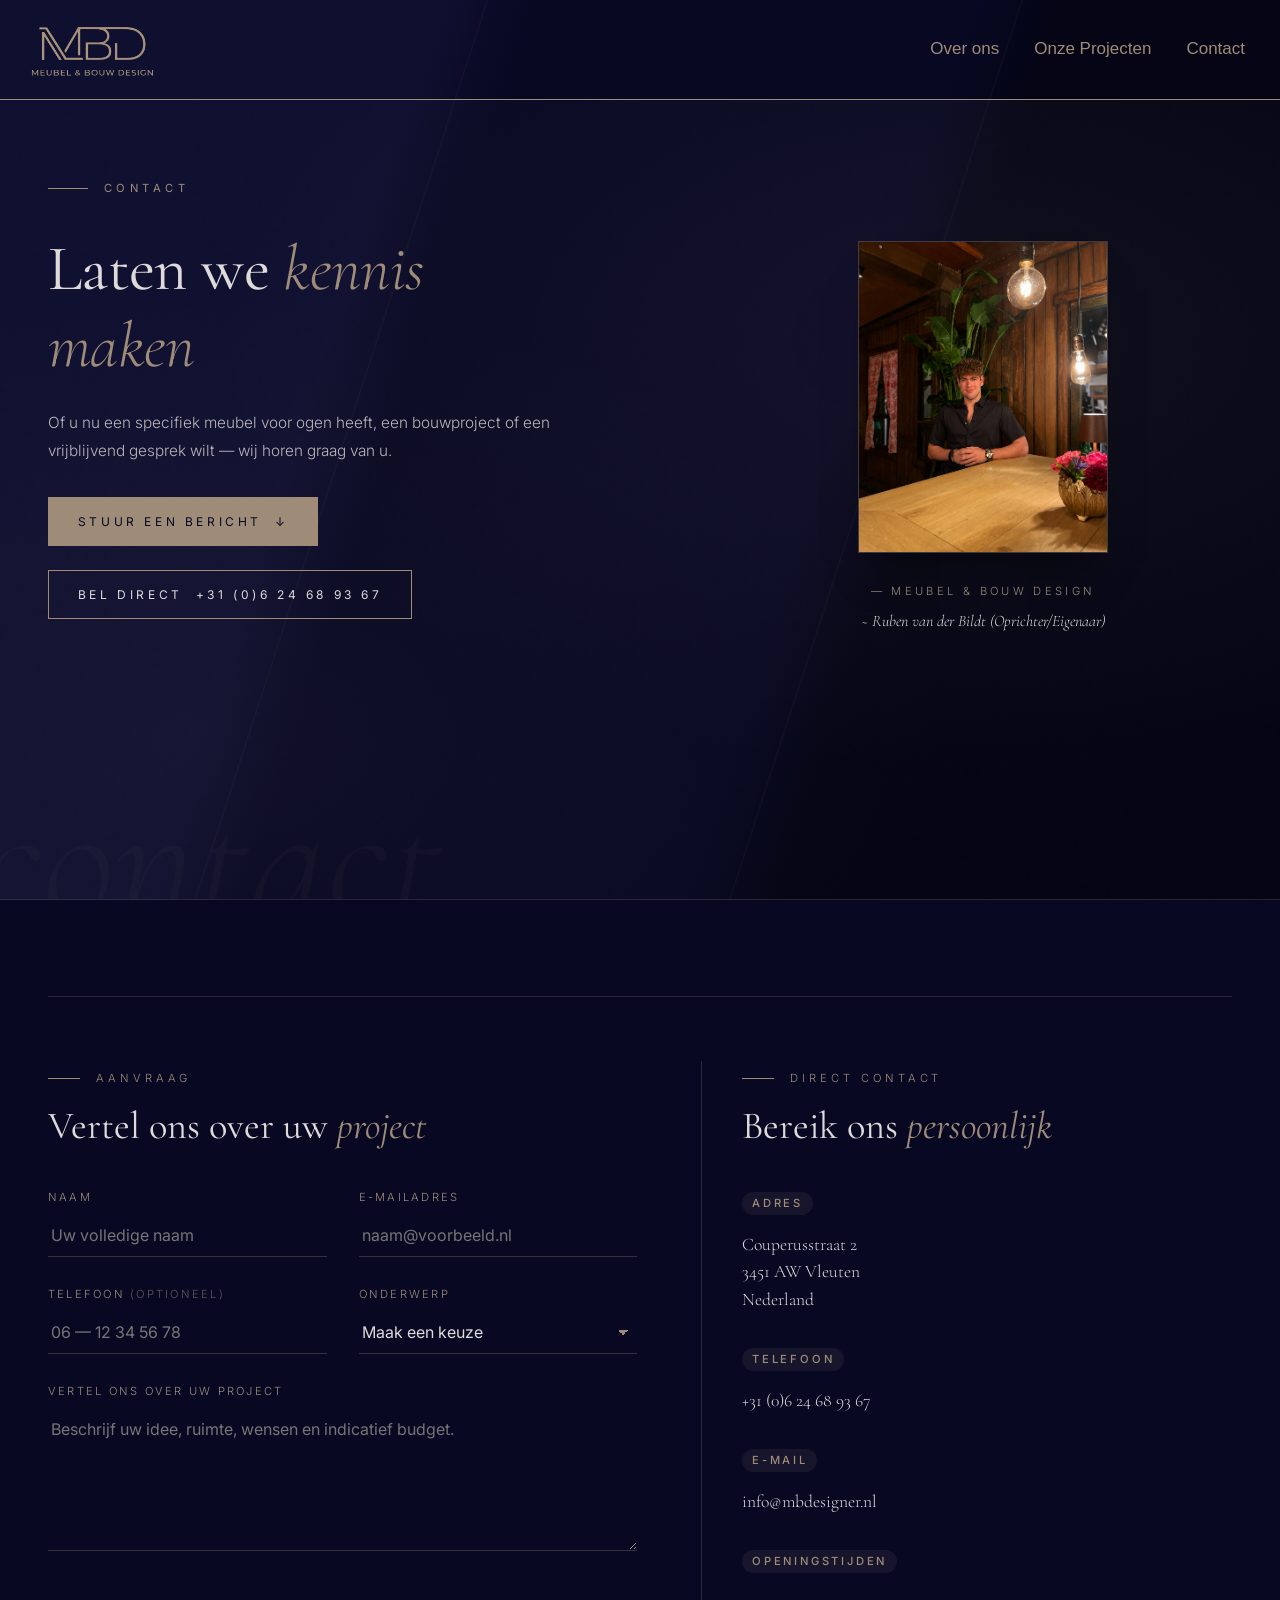
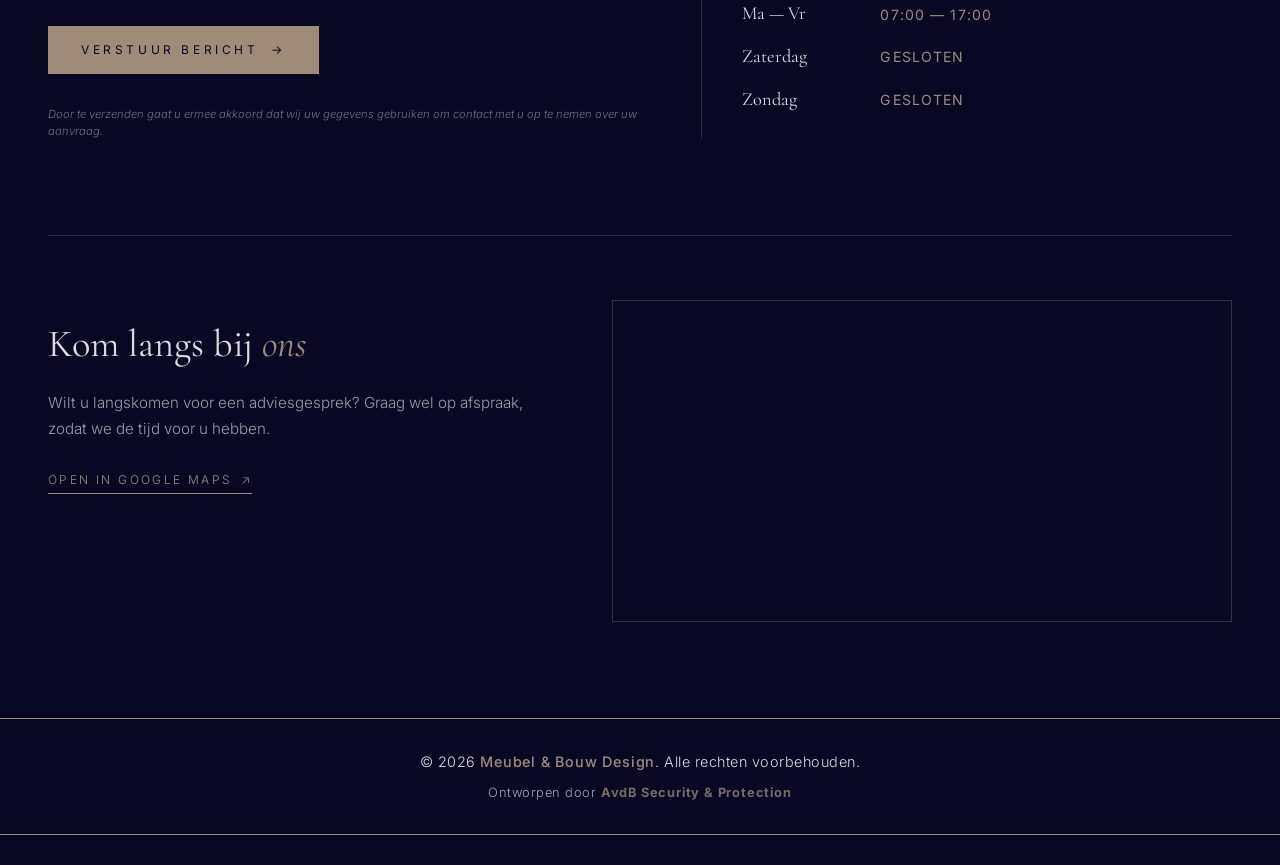
<file: Extra-html/contact.html>
<!DOCTYPE html>
<html lang="nl">
<head>
    <meta charset="UTF-8">
    <meta name="viewport" content="width=device-width, initial-scale=1.0">
    <meta name="theme-color" content="#080823">
    <meta name="referrer" content="strict-origin-when-cross-origin">

    <!-- ===== SEO: TITEL & BESCHRIJVING ===== -->
    <title>Contact — Meubel & Bouw Design | Bouwbedrijf & meubelmaker Vleuten</title>
    <meta name="description"
          content="Neem contact op met Meubel & Bouw Design voor maatwerk meubels, bouwprojecten en renovaties. Couperusstraat 2, Vleuten — regio Utrecht.">
    <meta name="keywords" content="contact Meubel & Bouw Design, offerte bouwbedrijf Utrecht, offerte meubelmaker Vleuten, mbdesigner contact">
    <meta name="author" content="Meubel & Bouw Design">
    <meta name="robots" content="index, follow, max-image-preview:large">
    <link rel="canonical" href="https://www.mbdesigner.nl/Extra-html/contact.html">

    <!-- ===== OPEN GRAPH ===== -->
    <meta property="og:type" content="website">
    <meta property="og:title" content="Contact — Meubel & Bouw Design">
    <meta property="og:description" content="Neem contact op met Meubel & Bouw Design voor maatwerk meubels, bouwprojecten en renovaties in regio Utrecht.">
    <meta property="og:image" content="https://www.mbdesigner.nl/Images/me.png">
    <meta property="og:image:alt" content="Ruben van der Bildt, oprichter van Meubel & Bouw Design">
    <meta property="og:url" content="https://www.mbdesigner.nl/Extra-html/contact.html">
    <meta property="og:locale" content="nl_NL">
    <meta property="og:site_name" content="Meubel & Bouw Design">

    <!-- ===== TWITTER CARD ===== -->
    <meta name="twitter:card" content="summary_large_image">
    <meta name="twitter:title" content="Contact — Meubel & Bouw Design">
    <meta name="twitter:description" content="Neem contact op met Meubel & Bouw Design voor maatwerk meubels, bouwprojecten en renovaties in regio Utrecht.">
    <meta name="twitter:image" content="https://www.mbdesigner.nl/Images/me.png">

    <!-- ===== PRESTATIES: preconnects ===== -->
    <link rel="preconnect" href="https://fonts.googleapis.com">
    <link rel="preconnect" href="https://fonts.gstatic.com" crossorigin>

    <!-- GEDEELD: kleuren, reset, navbar, hamburger-menu, page-loader, footer -->
    <link rel="stylesheet" href="../Extra-css/main.css">
    <!-- EIGEN CSS voor deze pagina -->
    <link href="../Extra-css/contact.css" rel="stylesheet">

    <link href="https://fonts.googleapis.com/css2?family=Cormorant+Garamond:ital,wght@0,300..700;1,300..700&family=Inter:wght@300;400;500;600&display=swap"
          rel="stylesheet">

    <script src="../Javascript/contact.js" defer></script>
    <script src="../Javascript/main.js" defer></script>

    <link rel="icon" type="image/x-icon" href="../Images/favicon/favicon.ico">
    <link rel="icon" type="image/png" sizes="32x32" href="../Images/favicon/favicon-32.png">
    <link rel="icon" type="image/png" sizes="16x16" href="../Images/favicon/favicon-16.png">
    <link rel="apple-touch-icon" sizes="180x180" href="../Images/favicon/apple-touch-icon.png">

    <!-- ===== STRUCTURED DATA: BREADCRUMB + CONTACTPAGE ===== -->
    <script type="application/ld+json">
    {
      "@context": "https://schema.org",
      "@type": "BreadcrumbList",
      "itemListElement": [
        { "@type": "ListItem", "position": 1, "name": "Home", "item": "https://www.mbdesigner.nl/" },
        { "@type": "ListItem", "position": 2, "name": "Contact", "item": "https://www.mbdesigner.nl/Extra-html/contact.html" }
      ]
    }
    </script>
    <script type="application/ld+json">
    {
      "@context": "https://schema.org",
      "@type": "ContactPage",
      "url": "https://www.mbdesigner.nl/Extra-html/contact.html",
      "name": "Contact — Meubel & Bouw Design",
      "isPartOf": { "@id": "https://www.mbdesigner.nl/#business" },
      "about": { "@id": "https://www.mbdesigner.nl/#business" }
    }
    </script>
</head>
<body>

<!--PAGE LOADER-->
<div class="page-loader" id="pageLoader">
    <img src="../Images/mbd_logo_transparent.png" alt="MBD" class="loader-logo">
</div>

<a class="skip-link" href="#main">Sla navigatie over</a>

<!-- ============================================ -->
<!-- NAVIGATION                                   -->
<!-- ============================================ -->
<header class="navbar" role="banner">
    <div class="left-navbar">
        <a href="../index.html" class="homepage-click" aria-label="Naar de homepagina">
            <img class="Logo" src="../Images/mbd_logo_transparent.png" alt="Meubel & Bouw Design logo">
        </a>
    </div>

    <button class="hamburger" aria-label="Menu openen" aria-expanded="false" aria-controls="primary-nav">
        <span></span>
        <span></span>
        <span></span>
    </button>

    <nav class="right-navbar" id="primary-nav" aria-label="Hoofdnavigatie">
        <a href="../Extra-html/about-us.html" class="over_ons">Over ons</a>
        <a href="../Extra-html/our-projects.html" class="onze_projecten">Onze Projecten</a>
        <a href="../Extra-html/contact.html" class="contact" aria-current="page">Contact</a>
    </nav>
</header>

<main id="main">

    <!-- ============================================ -->
    <!-- HERO                                         -->
    <!-- ============================================ -->
    <section class="contact-hero" aria-labelledby="hero-title">
        <div class="hero-grain" aria-hidden="true"></div>
        <div class="hero-watermark" aria-hidden="true">contact</div>

        <div class="hero-inner">
            <div class="hero-meta">
                <span class="hero-line" aria-hidden="true"></span>
                <span class="hero-eyebrow">Contact</span>
            </div>

            <div class="hero-grid">
                <div class="hero-text">
                    <h1 id="hero-title" class="hero-title">
                        Laten we
                        <span class="hero-em">kennis<br>maken</span>
                    </h1>

                    <p class="hero-intro">
                        Of u nu een specifiek meubel voor ogen heeft, een bouwproject
                        of een vrijblijvend gesprek wilt &mdash; wij horen graag van u.
                    </p>

                    <div class="hero-cta-row">
                        <a class="btn btn-solid" href="#aanvraag">
                            <span>Stuur een bericht</span>
                            <span class="btn-arrow" aria-hidden="true">↓</span>
                        </a>
                        <a class="btn btn-ghost" href="tel:+310624689367">
                            <span class="btn-ghost-label">Bel direct</span>
                            <span class="btn-ghost-number">+31 (0)6 24 68 93 67</span>
                        </a>
                    </div>
                </div>

                <aside class="hero-visual" aria-label="Sfeerbeeld werkplaats">
                    <figure class="hero-frame">
                        <img src="../Images/me.png"
                             alt="Ruben van der Bildt, oprichter van Meubel & Bouw Design"
                             fetchpriority="high" decoding="async">
                    </figure>

                    <figcaption class="hero-note">
                        <span class="hero-note-label">— Meubel &amp; Bouw Design</span>
                        <p>~ Ruben van der Bildt (Oprichter/Eigenaar)</p>
                    </figcaption>
                </aside>
            </div>
        </div>
    </section>

    <!-- ============================================ -->
    <!-- FORM + INFO                                  -->
    <!-- ============================================ -->
    <section class="contact-panel" id="contact-panel" aria-labelledby="contact-title">
        <div class="contact-grid">

            <div class="contact-form-wrap">
                <header class="panel-heading" id="aanvraag">
                    <span class="overline">Aanvraag</span>
                    <h2 id="contact-title" class="panel-title">
                        Vertel ons over uw <span class="em">project</span>
                    </h2>
                </header>

                <form action="https://api.web3forms.com/submit" method="POST" class="contact-form" id="contactForm">
                    <input type="hidden" name="access_key" value="508298f5-fe8f-4ac1-bf9e-90101a818f2f">

                    <input type="hidden" name="from_name" value="Meubel & Bouw Design - Contactformulier">
                    <input type="hidden" name="subject" value="Nieuw bericht via Meubel & Bouw Design">
                    <input type="hidden" name="redirect" value="https://web3forms.com/success">
                    <input type="checkbox" name="botcheck" class="botcheck" tabindex="-1" autocomplete="off">

                    <div class="form-row">
                        <div class="form-group">
                            <label for="naam">Naam</label>
                            <input type="text" id="naam" name="naam" required placeholder="Uw volledige naam"
                                   autocomplete="name">
                        </div>
                        <div class="form-group">
                            <label for="email">E-mailadres</label>
                            <input type="email" id="email" name="email" required placeholder="naam@voorbeeld.nl"
                                   autocomplete="email">
                        </div>
                    </div>

                    <div class="form-row">
                        <div class="form-group">
                            <label for="telefoon">Telefoon <span class="optional">(optioneel)</span></label>
                            <input type="tel" id="telefoon" name="telefoon" placeholder="06 — 12 34 56 78"
                                   autocomplete="tel">
                        </div>
                        <div class="form-group">
                            <label for="onderwerp">Onderwerp</label>
                            <select id="onderwerp" name="onderwerp" required>
                                <option value="" disabled selected>Maak een keuze</option>
                                <option value="Maatwerk meubels">Maatwerk meubels</option>
                                <option value="Bouwproject / Renovatie">Bouwproject / Renovatie</option>
                                <option value="Verduurzaming">Verduurzaming</option>
                                <option value="Algemene vraag">Algemene vraag</option>
                                <option value="Anders">Anders</option>
                            </select>
                        </div>
                    </div>

                    <div class="form-group">
                        <label for="bericht">Vertel ons over uw project</label>
                        <textarea id="bericht" name="bericht" rows="6" required
                                  placeholder="Beschrijf uw idee, ruimte, wensen en indicatief budget."></textarea>
                    </div>

                    <div class="form-status" id="formStatus" role="status" aria-live="polite"></div>

                    <div class="captcha-wrap">
                        <div class="h-captcha" data-captcha="true" data-theme="dark"></div>
                    </div>

                    <p class="captcha-error" id="captchaError" hidden>
                        Bevestig eerst dat u ee mens bent.
                    </p>

                    <button type="submit" class="form-submit">
                        <span class="submit-text">Verstuur bericht</span>
                        <span class="submit-arrow" aria-hidden="true">→</span>
                    </button>

                    <p class="form-disclaimer">
                        Door te verzenden gaat u ermee akkoord dat wij uw gegevens gebruiken
                        om contact met u op te nemen over uw aanvraag.
                    </p>
                </form>
            </div>

            <aside class="contact-info" aria-label="Contactgegevens">
                <header class="info-kop">
                    <span class="overline">Direct contact</span>
                    <h2 class="panel-title">
                        Bereik ons <span class="em">persoonlijk</span>
                    </h2>
                </header>

                <div class="info-list">
                    <div class="info-block">
                        <span class="info-label">Adres</span>
                        <p class="info-text">
                            Couperusstraat 2<br>
                            3451 AW Vleuten<br>
                            Nederland
                        </p>
                    </div>

                    <div class="info-block">
                        <span class="info-label">Telefoon</span>
                        <p class="info-text">
                            <a href="tel:+310624689367" class="info-link">+31 (0)6 24 68 93 67</a>
                        </p>
                    </div>

                    <div class="info-block">
                        <span class="info-label">E-mail</span>
                        <p class="info-text">
                            <a href="mailto:info@mbdesigner.nl" class="info-link">info@mbdesigner.nl</a>
                        </p>
                    </div>

                    <div class="info-block">
                        <span class="info-label">Openingstijden</span>
                        <ul class="hours">
                            <li><span>Ma &mdash; Vr</span><span>07:00 — 17:00</span></li>
                            <li><span>Zaterdag</span><span>Gesloten</span></li>
                            <li><span>Zondag</span><span>Gesloten</span></li>
                        </ul>
                    </div>
                </div>
            </aside>
        </div>
    </section>

    <!-- ============================================ -->
    <!-- MAP                                          -->
    <!-- ============================================ -->
    <section class="map-section" aria-labelledby="map-title">
        <div class="map-card">
            <div class="map-copy">
                <h2 id="map-title" class="map-title">
                    Kom langs bij <span class="em">ons</span>
                </h2>
                <p class="map-text">
                    Wilt u langskomen voor een adviesgesprek? Graag wel op afspraak, zodat we de tijd voor u hebben.
                </p>
                <a class="map-link" href="https://maps.google.com/maps?q=Couperusstraat+2,+3451+AW+Vleuten,+Nederland"
                   target="_blank" rel="noopener">
                    <span>Open in Google Maps</span>
                    <span aria-hidden="true">↗</span>
                </a>
            </div>

            <div class="map-wrap">
                <iframe
                        src="https://maps.google.com/maps?q=Couperusstraat+2,+3451+AW+Vleuten,+Nederland&t=&z=15&ie=UTF8&iwloc=&output=embed"
                        loading="lazy"
                        referrerpolicy="no-referrer-when-downgrade"
                        title="Locatie Meubel & Bouw Design op Google Maps">
                </iframe>
            </div>
        </div>
    </section>

</main>

<!-- ============================================ -->
<!-- FOOTER                                       -->
<!-- ============================================ -->
<footer>
    <p>&copy; 2026 <span>Meubel &amp; Bouw Design</span>. Alle rechten voorbehouden.</p>
    <p>Ontworpen door <a href="https://www.avdbsecurity.com/index-nl.html" class="avdb-link">AvdB Security &amp;
        Protection</a></p>
</footer>

<script src="https://web3forms.com/client/script.js" async defer></script>
</body>
</html>
</file>
<file: Extra-css/main.css>
* {
    margin: 0;
    padding: 0;
    box-sizing: border-box;
}
:root {
    --black: #000000;
    --beige: rgb(158, 140, 121);
    --darkblue: rgb(8, 8, 35);
    --offwhite: #dfdada;
}



/*
====================================================
ACHTERGROND — gevouwen vlakken

Drie panelen van hetzelfde blauw, elk een fractie
anders van toon, gescheiden door twee schuine vouwen.
Het middelste paneel is letterlijk var(--darkblue).

Vervang hiermee het ACHTERGROND-blok in main.css
(alles vanaf de comment tot aan /*BEGIN NAVBAR LINKS).

Let op: dit blok gaat ervan uit dat --darkblue en
--beige al in je :root staan.
====================================================
*/
:root {
    /* Drie panelen, alle drie afgeleid van --darkblue */
    --vlak-1: rgb(15, 15, 48);        /* linksboven, iets opgetild */
    --vlak-2: var(--darkblue);        /* midden, ongewijzigd       */
    --vlak-3: rgb(4, 4, 20);          /* rechtsonder, weggezakt    */

    /* hoek waaronder het vlak gevouwen is */
    --vouw-hoek: 108deg;

    /* de naad op de vouw.
       0 = geen lijn · 0.05 = zoals nu · 0.12 = duidelijk zichtbaar */
    --vouw-lijn: 0.05;

    /* korrel tegen kleurbanden.
       0 = uit · 0.18 = zoals nu · 0.35 = zichtbaar textiel */
    --bg-korrel: 0.18;
}

html {
    background-color: var(--darkblue);
}

body {
    background-color: var(--darkblue);

    /* De eerst genoemde laag ligt bovenop. */
    background-image:
        /* de naden — twee haarlijnen, precies op de vouwen */
        linear-gradient(
            var(--vouw-hoek),
            rgba(158, 140, 121, 0) 30.9%,
            rgba(158, 140, 121, var(--vouw-lijn)) 31%,
            rgba(158, 140, 121, 0) 31.1%,
            rgba(158, 140, 121, 0) 64.9%,
            rgba(158, 140, 121, var(--vouw-lijn)) 65%,
            rgba(158, 140, 121, 0) 65.1%
        ),
        /* de panelen zelf */
        linear-gradient(
            var(--vouw-hoek),
            var(--vlak-1) 0%,
            var(--vlak-1) 28%,
            var(--vlak-2) 34%,
            var(--vlak-2) 62%,
            var(--vlak-3) 68%,
            var(--vlak-3) 100%
        );

    background-attachment: fixed;
    background-repeat: no-repeat;
    background-size: cover;

    min-height: 100vh;
    margin-bottom: 30px;
}

/* Korrel — breekt kleurbanden op de overgangen */
body::before {
    content: "";
    position: fixed;
    inset: 0;
    z-index: -1;
    pointer-events: none;

    opacity: var(--bg-korrel);
    mix-blend-mode: overlay;

    background-size: 200px 200px;
    background-image: url("data:image/svg+xml,%3Csvg xmlns='http://www.w3.org/2000/svg' width='200' height='200'%3E%3Cfilter id='n'%3E%3CfeTurbulence type='fractalNoise' baseFrequency='0.9' numOctaves='3' stitchTiles='stitch'/%3E%3CfeColorMatrix type='saturate' values='0'/%3E%3C/filter%3E%3Crect width='200' height='200' filter='url(%23n)'/%3E%3C/svg%3E");
}


/* Onder de containerbreedte raken de lijnen de schermrand.
   Daar zijn het geen kaderlijnen meer maar een rand om het
   scherm — dus uit. */
@media (max-width: 1320px) {
    :root {
        --kaderlijn: 0;
    }
}

/* Op telefoon is 55vh te veel verloop op weinig hoogte. */
@media (max-width: 768px) {
    :root {
        --lift-hoogte: 40vh;
        --top-lift: rgb(12, 12, 41);
    }
}


/*BEGIN NAVBAR LINKS — één bron van waarheid, met :visited afvang */
.over_ons,
.onze_projecten,
.contact,
.over_ons:visited,
.onze_projecten:visited,
.contact:visited {
    margin-right: 35px;
    text-decoration: none;
    border: none;
    background-color: transparent;
    color: var(--beige);
    font-size: 17px;
    font-family: Arial, sans-serif;
    font-weight: 400;
    line-height: 1.2;
    cursor: pointer;
}


/*BUTTON STYLING*/
.over_ons:hover,
.onze_projecten:hover,
.contact:hover {
    border-bottom: 1px solid var(--beige);
}
/*EINDE BUTTON STYLES*/



/*BEGIN NAVBAR CSS*/
.navbar {
    border-bottom: 1px solid var(--beige);
    width: 100%;
    height: 100px;
    display: flex;
    position: relative;             /* nodig voor de absolute dropdown */
    z-index: 50;
}

.left-navbar {
    flex: 2;
    display: flex;
    align-items: center;
}

.Logo {
    width: 57%;
    max-width: 240px;
    height: 100%;
    margin-left: 20px;
    object-fit: contain;
}

.right-navbar {
    height: 100%;
    flex: 5;
    justify-content: end;
    align-items: center;
    display: flex;
}


/* ========================================
   HAMBURGER — basis (verborgen op desktop)
   Werkt voor zowel <div> als <button> dankzij de reset
   ======================================== */
.hamburger {
    display: none;
    flex-direction: column;
    justify-content: center;
    align-items: center;
    cursor: pointer;
    padding: 14px;
    width: 52px;
    height: 52px;
    margin-right: 12px;
    margin-left: auto;
    transition: opacity 0.3s ease;
    z-index: 60;

    /* === Button-reset: zorgt dat <button> identiek rendert aan <div> === */
    background: transparent;
    border: 0;
    outline: none;
    font: inherit;
    color: inherit;
    -webkit-appearance: none;
    appearance: none;
}

.hamburger:focus {
    outline: none;
}

.hamburger:focus-visible {
    outline: 1px solid var(--beige);
    outline-offset: 2px;
}

.hamburger:hover {
    opacity: 0.7;
}

.hamburger span {
    display: block;
    flex-shrink: 0;                 /* anders krimpen ze naar 0 in flex-column */
    height: 2px;
    width: 26px;
    background: var(--beige);
    margin: 4px 0;
    transition: transform 0.4s ease, opacity 0.3s ease, width 0.4s ease;
    transform-origin: center;
}

/* middelste lijntje is iets korter — luxe detail */
.hamburger span:nth-child(2) {
    width: 18px;
    margin-left: auto;
    margin-right: 0;
    align-self: flex-end;
}

/* hamburger animeert naar een X als 'm open is */
.hamburger.active span:nth-child(1) {
    transform: translateY(7.5px) rotate(45deg);
    width: 26px;
}

.hamburger.active span:nth-child(2) {
    opacity: 0;
}

.hamburger.active span:nth-child(3) {
    transform: translateY(-7.5px) rotate(-45deg);
    width: 26px;
}
/*EINDE NAVBAR CSS*/


/*
====================================================
RESPONSIVE — ULTRAWIDE (≥ 1920px)
body blijft full-width zodat de hero edge-to-edge
loopt; alleen de inner-containers worden begrensd
====================================================
*/
@media (min-width: 1920px) {

    /* navbar gecentreerd in een container — niet uit elkaar getrokken */
    .navbar {
        max-width: 1900px;
        margin: 0 auto;
        padding: 0 2.5rem;
    }

    .Logo {
        width: 45%;
        max-width: 280px;
    }

    .over_ons,
    .onze_projecten,
    .contact {
        font-size: 18px;
        margin-right: 45px;
    }
}


/*
====================================================
RESPONSIVE — TABLET / IPAD + TELEFOON (≤ 1024px)
hamburger actief, menu wordt elegante slide-down
====================================================
*/
@media (max-width: 1024px) {

    .navbar {
        height: 85px;
    }

    /* LOGO: vaste grootte zodat hij niet uitrekt
       als de flex-verhoudingen wegvallen */
    .left-navbar {
        flex: 0 0 auto;             /* niet meer rekken */
    }

    .Logo {
        width: auto;
        height: auto;
        max-height: 56px;
        margin-left: 22px;
        object-fit: contain;
    }

    /* HAMBURGER zichtbaar */
    .hamburger {
        display: flex;
    }

    /* MENU = slide-down dropdown */
    .right-navbar {
        position: absolute;
        top: 85px;
        left: 0;
        right: 0;
        width: 100%;
        height: auto;                /* override de desktop height: 100% */
        flex: none;                  /* override de desktop flex: 5 */
        flex-direction: column;
        align-items: stretch;
        justify-content: flex-start;

        background: var(--darkblue);
        border-bottom: 1px solid var(--beige);

        /* slide-down via max-height i.p.v. display: none */
        max-height: 0;
        overflow: hidden;
        padding: 0;
        opacity: 0;
        transition:
            max-height 0.5s cubic-bezier(0.16, 1, 0.3, 1),
            opacity 0.4s ease,
            padding 0.5s ease;

        z-index: 40;
    }

    .right-navbar.active {
        max-height: 480px;
        opacity: 1;
        padding: 8px 0 24px;
    }

    /* LINKS in het dropdown menu — luxe stijl */
    .over_ons,
    .onze_projecten,
    .contact {
        margin: 0;
        padding: 22px 32px;
        width: 100%;

        font-family: 'Libre Baskerville', serif;
        font-size: 0.85rem;
        text-transform: uppercase;
        letter-spacing: 0.3em;
        text-align: center;
        color: var(--beige);

        border-bottom: 1px solid rgba(158, 140, 121, 0.12);

        /* zachte fade-in per item */
        opacity: 0;
        transform: translateY(-8px);
        transition:
            opacity 0.4s ease,
            transform 0.4s ease,
            background 0.3s ease,
            letter-spacing 0.4s ease,
            color 0.3s ease;
    }

    .right-navbar.active .over_ons,
    .right-navbar.active .onze_projecten,
    .right-navbar.active .contact {
        opacity: 1;
        transform: translateY(0);
    }

    /* getrapte vertraging per item — luxe gevoel */
    .right-navbar.active .over_ons       { transition-delay: 0.10s, 0.10s, 0s, 0s, 0s; }
    .right-navbar.active .onze_projecten { transition-delay: 0.18s, 0.18s, 0s, 0s, 0s; }
    .right-navbar.active .contact        { transition-delay: 0.26s, 0.26s, 0s, 0s, 0s; }

    /* laatste link geen scheidingslijn */
    .right-navbar .contact {
        border-bottom: none;
    }

    /* hover/tap: subtiele beige achtergrond + bredere letter-spacing */
    .over_ons:hover,
    .onze_projecten:hover,
    .contact:hover,
    .over_ons:active,
    .onze_projecten:active,
    .contact:active {
        background: rgba(158, 140, 121, 0.06);
        color: var(--offwhite);
        letter-spacing: 0.35em;
        border-bottom: 1px solid rgba(158, 140, 121, 0.12); /* overschrijft de globale */
    }

    .right-navbar .contact:hover,
    .right-navbar .contact:active {
        border-bottom: none;
    }
}


/*
====================================================
RESPONSIVE — TELEFOON (≤ 768px)
====================================================
*/
@media (max-width: 768px) {

    .Logo {
        max-height: 48px;
        margin-left: 18px;
    }

    .hamburger {
        margin-right: 8px;
    }

    .over_ons,
    .onze_projecten,
    .contact {
        font-size: 0.78rem;
        padding: 20px 24px;
        letter-spacing: 0.28em;
    }
}


/*
====================================================
RESPONSIVE — KLEINE TELEFOON (≤ 480px)
====================================================
*/
@media (max-width: 480px) {

    .Logo {
        max-height: 42px;
        margin-left: 16px;
    }

    .over_ons,
    .onze_projecten,
    .contact {
        font-size: 0.72rem;
        padding: 18px 20px;
    }
}

/*PAGE LOADER*/
.page-loader {
  position: fixed;
  inset: 0;
  z-index: 9999;
  display: grid;
  place-items: center;
  background: var(--darkblue);
  opacity: 0;
  visibility: hidden;
  transition: opacity 0.5s ease, visibility 0.5s ease;
}

.page-loader.hidden {
  opacity: 0;
  visibility: hidden;
}

.page-loader.visible {
  opacity: 1;
  visibility: visible;
}

.loader-logo {
  width: min(250px, 70vw);
  height: auto;
  animation: logoPulse 1.6s ease-in-out infinite;
}

@keyframes logoPulse {
  0% {
    opacity: 0.45;
    transform: scale(0.96);
  }

  50% {
    opacity: 1;
    transform: scale(1);
  }

  100% {
    opacity: 0.45;
    transform: scale(0.96);
  }
}

/*
====================================================================
FOOTER — GEDEELDE STIJL VOOR ELKE PAGINA
Eén bron van waarheid voor de footer. Alle pagina's laden main.css,
dus deze stijl geldt overal identiek (voorheen weken Website.css en
contact.css hier subtiel van af, waardoor de footer er per pagina
anders uitzag).
====================================================================
*/
footer {
  background: var(--darkblue);
  color: var(--offwhite);
  text-align: center;
  padding: 2rem 1.5rem;
  font-family: 'Inter', 'Segoe UI', sans-serif;
  font-size: 0.9rem;
  border-top: 1px solid var(--beige);
  border-bottom: 1px solid var(--beige);
  letter-spacing: 0.5px;
}

footer p {
  font-weight: 300;
}

footer p:last-child {
  font-size: 0.8rem;
  opacity: 0.75;
  margin-top: 0.6rem;
}

footer span {
  color: var(--beige);
  font-weight: 500;
  letter-spacing: 0.8px;
  transition: color 0.3s ease;
}

footer span:hover {
  color: #d4b896;
  cursor: default;
}

footer .avdb-link {
  color: var(--beige);
  font-weight: 700;
  text-decoration: none;
  letter-spacing: 0.8px;
  transition: color 0.3s ease;
}

footer .avdb-link:hover {
  color: var(--beige);
  text-decoration: underline;
}

@media (min-width: 1920px) {
  footer {
    padding: 2.5rem 1.5rem;
    font-size: 0.95rem;
  }
}

@media (max-width: 480px) {
  footer {
    font-size: 0.8rem;
    padding: 1.5rem 1rem;
  }

  footer p:last-child {
    font-size: 0.72rem;
  }
}
</file>
<file: Extra-css/contact.css>
/* ========================================================= */
/* CONTACT.CSS – Volledig responsief, luxe donker thema      */
/* Breakpoints: 1200px, 1024px, 768px, 480px                 */
/* Kleuren (--beige, --darkblue, --offwhite), de universele   */
/* reset, navbar- en logo-styling staan in main.css, dat op   */
/* elke pagina als eerste geladen wordt.                      */
/* ========================================================= */

:root {
    /* alleen de variabelen die uniek zijn voor deze pagina */
    --line: rgba(158, 140, 121, 0.22);
    --grain-opacity: 0.03;
}

html {
    scroll-behavior: smooth;
    -webkit-text-size-adjust: 100%;
}

body {
    background-color: var(--darkblue);
    color: var(--offwhite);
    font-family: 'Inter', sans-serif;
    font-weight: 300;
    line-height: 1.5;
    min-height: 100vh;
    overflow-x: hidden; /* voorkomt horizontaal scrollen op mobiel */
}

.h-captcha {
    margin: 1.25rem 0 1.5rem;
}

.captcha-error {
    margin: -0.5rem 0 1rem;
    color: #c99b7b;
    font-size: 0.9rem;
}

/* skip-link – toegankelijkheid */
.skip-link {
    position: absolute;
    top: -40px;
    left: 0;
    background: var(--beige);
    color: var(--darkblue);
    padding: 8px 12px;
    text-decoration: none;
    z-index: 100;
    font-size: 0.85rem;
    transition: top 0.2s;
}

.skip-link:focus {
    top: 10px;
}

img {
    max-width: 100%;
    display: block;
}

/* Generieke link-reset is gescoped op <main>
   zodat de navbar en footer hun eigen kleuren behouden */
main a {
    color: inherit;
    text-decoration: none;
}

/* ========================================================= */
/* HERO SECTIE                                              */
/* ========================================================= */
.contact-hero {
    position: relative;
    min-height: calc(100svh - 100px);
    padding: 5rem 3rem;
    overflow: hidden;
    border-bottom: 1px solid var(--line);
    background:
        radial-gradient(ellipse at 75% 30%, rgba(158, 140, 121, 0.08) 0%, rgba(158, 140, 121, 0) 55%),
        radial-gradient(ellipse at 15% 80%, rgba(158, 140, 121, 0.05) 0%, rgba(158, 140, 121, 0) 50%);
}

.hero-grain {
    position: absolute;
    inset: 0;
    background-image: url("data:image/svg+xml,%3Csvg viewBox='0 0 200 200' xmlns='http://www.w3.org/2000/svg'%3E%3Cfilter id='noise'%3E%3CfeTurbulence type='fractalNoise' baseFrequency='0.65' numOctaves='3' stitchTiles='stitch'/%3E%3C/filter%3E%3Crect width='100%25' height='100%25' filter='url(%23noise)' opacity='0.04'/%3E%3C/svg%3E");
    pointer-events: none;
    opacity: 0.2;
}

.hero-watermark {
    position: absolute;
    left: -1.2rem;
    bottom: 0;
    transform: translateY(28%);
    color: var(--beige);
    font-family: 'Cormorant Garamond', serif;
    font-size: clamp(5rem, 14vw, 17rem);
    font-style: italic;
    line-height: 1;
    opacity: 0.04;
    pointer-events: none;
    white-space: nowrap;
    max-width: 100vw;
}

.hero-inner {
    position: relative;
    z-index: 1;
    max-width: 1400px;
    margin: 0 auto;
}

.hero-meta {
    display: flex;
    align-items: center;
    gap: 1rem;
    margin-bottom: 2rem;
}

.hero-line {
    width: 2.5rem;
    height: 1px;
    background: var(--beige);
}

.hero-eyebrow {
    font-size: 0.7rem;
    letter-spacing: 0.4em;
    text-transform: uppercase;
    color: var(--beige);
    font-weight: 400;
}

.hero-grid {
    display: grid;
    grid-template-columns: 1fr 0.8fr;
    gap: 4rem;
    align-items: center;
}

.hero-text {
    max-width: 600px;
}

.hero-title {
    font-family: 'Cormorant Garamond', serif;
    font-weight: 400;
    font-size: clamp(2.5rem, 5vw, 4.5rem);
    line-height: 1.2;
    letter-spacing: -0.01em;
    color: var(--offwhite);
    margin-bottom: 1.5rem;
}

.hero-em {
    color: var(--beige);
    font-style: italic;
    font-weight: 300;
}

.hero-intro {
    font-size: clamp(0.95rem, 1.2vw, 1rem);
    line-height: 1.85;
    color: rgba(223, 218, 218, 0.82);
    margin-bottom: 2rem;
    max-width: 520px;
}

.hero-cta-row {
    display: flex;
    align-items: center;
    gap: 1.5rem;
    flex-wrap: wrap;
}

.btn-solid,
.btn-ghost {
    display: inline-flex;
    align-items: center;
    justify-content: center;
    gap: 0.8rem;
    padding: 0.9rem 1.8rem;
    font-size: 0.75rem;
    letter-spacing: 0.3em;
    text-transform: uppercase;
    transition: all 0.3s ease;
    border: 1px solid var(--beige);
    font-weight: 400;
    min-height: 44px; /* touch-target */
}

.btn-solid {
    background: var(--beige);
    color: var(--darkblue);
}

.btn-solid:hover {
    background: transparent;
    color: var(--beige);
    letter-spacing: 0.35em;
}

.btn-ghost {
    background: transparent;
    color: var(--offwhite);
}

.btn-ghost:hover {
    background: var(--beige);
    color: var(--darkblue);
}

.btn-arrow {
    transition: transform 0.3s ease;
}

.btn-solid:hover .btn-arrow {
    transform: translateY(3px);
}

.hero-visual {
    display: flex;
    flex-direction: column;
    align-items: center;
    gap: 1.5rem;
    transform: translateY(12px);
}

.hero-frame {
    position: relative;
    width: 100%;
    max-width: 250px;
    aspect-ratio: 4 / 5;
    margin: 0 auto;
    border: 1px solid rgba(158, 140, 121, 0.35);
    box-shadow: 0 30px 40px -20px rgba(0, 0, 0, 0.5);
    overflow: hidden;
}

.hero-frame img {
    width: 100%;
    height: 100%;
    object-fit: cover;
    object-position: center;
    transition: transform 0.8s ease;
}

.hero-frame:hover img {
    transform: scale(1.05);
}

.frame-corner {
    position: absolute;
    width: 30px;
    height: 30px;
    border-color: var(--beige);
    z-index: 2;
    pointer-events: none;
}

.frame-corner.tl { top: 1rem; left: 1rem; border-top: 1px solid; border-left: 1px solid; }
.frame-corner.tr { top: 1rem; right: 1rem; border-top: 1px solid; border-right: 1px solid; }
.frame-corner.bl { bottom: 1rem; left: 1rem; border-bottom: 1px solid; border-left: 1px solid; }
.frame-corner.br { bottom: 1rem; right: 1rem; border-bottom: 1px solid; border-right: 1px solid; }

.hero-note {
    text-align: center;
    max-width: 260px;
    margin: 0 auto;
}

.hero-note-label {
    font-size: 0.7rem;
    letter-spacing: 0.3em;
    text-transform: uppercase;
    color: var(--beige);
}

.hero-note p {
    font-family: 'Cormorant Garamond', serif;
    font-style: italic;
    font-size: 1rem;
    margin-top: 0.5rem;
}

/* ========================================================= */
/* CONTACT PANEL (formulier + gegevens)                      */
/* ========================================================= */
.contact-panel {
    max-width: 1400px;
    margin: 0 auto;
    padding: 6rem 3rem;
    scroll-margin-top: 80px;
}

.contact-grid {
    display: grid;
    grid-template-columns: 1fr 0.9fr;
    gap: 4rem;
    border-top: 1px solid var(--line);
    padding-top: 4rem;
}

.panel-heading {
    margin-bottom: 2.5rem;
}

.overline {
    display: inline-flex;
    align-items: center;
    gap: 1rem;
    color: var(--beige);
    font-size: 0.7rem;
    letter-spacing: 0.35em;
    text-transform: uppercase;
}

.overline::before {
    content: '';
    width: 2rem;
    height: 1px;
    background: var(--beige);
}

.panel-title {
    font-family: 'Cormorant Garamond', serif;
    font-size: clamp(1.75rem, 3vw, 2.8rem);
    font-weight: 400;
    margin: 1rem 0 0.5rem;
    line-height: 1.2;
}

.panel-title .em {
    color: var(--beige);
    font-style: italic;
}

.panel-lead {
    color: rgba(223, 218, 218, 0.7);
    font-size: 0.95rem;
    max-width: 480px;
}

/* formulier styling */
.contact-form .form-row {
    display: grid;
    grid-template-columns: 1fr 1fr;
    gap: 2rem;
}

.form-group {
    margin-bottom: 1.8rem;
}

.form-group label {
    display: block;
    font-size: 0.7rem;
    letter-spacing: 0.2em;
    text-transform: uppercase;
    color: var(--beige);
    margin-bottom: 0.5rem;
}

.optional {
    opacity: 0.6;
    font-weight: 300;
}

.form-group input,
.form-group select,
.form-group textarea {
    width: 100%;
    background: transparent;
    border: none;
    border-bottom: 1px solid rgba(158, 140, 121, 0.3);
    padding: 0.7rem 0.2rem;
    color: var(--offwhite);
    font-family: 'Inter', sans-serif;
    font-size: 1rem; /* min 16px voorkomt zoom op iOS */
    transition: border-color 0.3s;
    border-radius: 0;
    -webkit-appearance: none;
            appearance: none;
}

.form-group select {
    background-image: linear-gradient(45deg, transparent 50%, var(--beige) 50%),
                      linear-gradient(135deg, var(--beige) 50%, transparent 50%);
    background-position: calc(100% - 14px) 1.2rem, calc(100% - 9px) 1.2rem;
    background-size: 5px 5px, 5px 5px;
    background-repeat: no-repeat;
    padding-right: 1.8rem;
}

.form-group select option {
    background: var(--darkblue);
    color: var(--offwhite);
}

.form-group input:focus,
.form-group select:focus,
.form-group textarea:focus {
    outline: none;
    border-bottom-color: var(--beige);
}

.form-group textarea {
    resize: vertical;
    min-height: 100px;
}

.botcheck {
    display: none;
}

.form-status {
    margin: 1rem 0;
    font-size: 0.85rem;
    padding: 0.5rem;
}

.form-submit {
    background: var(--beige);
    color: var(--darkblue);
    border: 1px solid var(--beige);
    padding: 0.9rem 2rem;
    font-family: 'Inter', sans-serif;
    font-size: 0.75rem;
    letter-spacing: 0.3em;
    text-transform: uppercase;
    cursor: pointer;
    transition: all 0.3s;
    display: inline-flex;
    align-items: center;
    gap: 0.8rem;
    min-height: 48px;
}

.form-submit:hover {
    background: transparent;
    color: var(--beige);
    letter-spacing: 0.35em;
}

.form-disclaimer {
    font-size: 0.7rem;
    color: rgba(223, 218, 218, 0.5);
    margin-top: 2rem;
    font-style: italic;
}

/* ========================================================= */
/* CONTACT INFO                                              */
/* ========================================================= */
.contact-info {
    border-left: 1px solid rgba(158, 140, 121, 0.25);
    padding-left: 2.5rem;
}

.info-kop {
    margin-bottom: 2.5rem;
}

.info-list {
    display: flex;
    flex-direction: column;
    gap: 2rem;
}

.info-block {
    position: relative;
}

.info-label {
    font-size: 0.7rem;
    letter-spacing: 0.25em;
    text-transform: uppercase;
    color: var(--beige);
    display: inline-block;
    margin-bottom: 0.75rem;
    font-weight: 500;
    background: rgba(158, 140, 121, 0.1);
    padding: 0.2rem 0.6rem;
    border-radius: 20px;
}

.info-text {
    font-family: 'Cormorant Garamond', serif;
    font-size: 1.1rem;
    line-height: 1.55;
    color: var(--offwhite);
    margin-top: 0.25rem;
}

.info-link {
    text-decoration: none;
    border-bottom: 1px solid transparent;
    transition: border-color 0.2s, color 0.2s;
    color: var(--offwhite);
    word-break: break-word;
}

.info-link:hover {
    border-bottom-color: var(--beige);
    color: var(--beige);
}

/* Openingstijden */
.hours {
    list-style: none;
    margin-top: 0.8rem;
    display: flex;
    flex-direction: column;
    gap: 0.65rem;
}

.hours li {
    display: grid;
    grid-template-columns: 130px 1fr;
    align-items: center;
    padding: 0.15rem 0;
    gap: 0.5rem;
}

.hours li span:first-child {
    font-family: 'Cormorant Garamond', serif;
    font-size: 1.15rem;
    font-weight: 400;
    color: var(--offwhite);
}

.hours li span:last-child {
    font-family: 'Inter', sans-serif;
    font-size: 0.88rem;
    font-weight: 400;
    letter-spacing: 0.08em;
    color: var(--beige);
    text-transform: uppercase;
}

/* ========================================================= */
/* MAP SECTIE                                               */
/* ========================================================= */
.map-section {
    max-width: 1400px;
    margin: 0 auto;
    padding: 0 3rem 6rem;
}

.map-card {
    display: grid;
    grid-template-columns: 1fr 1.2fr;
    border-top: 1px solid var(--line);
    padding-top: 4rem;
    gap: 3rem;
}

.map-copy {
    max-width: 500px;
}

.map-title {
    font-family: 'Cormorant Garamond', serif;
    font-size: clamp(1.75rem, 3vw, 2.8rem);
    font-weight: 400;
    margin: 1rem 0;
}

.map-title .em {
    color: var(--beige);
    font-style: italic;
}

.map-text {
    font-size: 0.95rem;
    line-height: 1.7;
    color: rgba(223, 218, 218, 0.7);
    margin-bottom: 1.5rem;
}

.map-link {
    display: inline-flex;
    align-items: center;
    gap: 0.5rem;
    font-size: 0.75rem;
    letter-spacing: 0.2em;
    text-transform: uppercase;
    color: var(--beige);
    border-bottom: 1px solid var(--beige);
    padding-bottom: 4px;
    transition: gap 0.2s;
}

.map-link:hover {
    gap: 0.75rem;
}

.map-wrap {
    border: 1px solid rgba(158, 140, 121, 0.3);
    overflow: hidden;
    min-height: 320px;
}

.map-wrap iframe {
    width: 100%;
    height: 100%;
    min-height: 320px;
    display: block;
    border: 0;
    filter: grayscale(0.3) brightness(0.95);
    transition: filter 0.4s;
}

.map-wrap:hover iframe {
    filter: grayscale(0) brightness(1);
}

/* ========================================================= */
/* FOOTER                                                    */
/* De footer-stijl staat gedeeld in main.css, zodat hij       */
/* identiek is aan de rest van de site.                       */
/* ========================================================= */

/* ========================================================= */
/* RESPONSIVE BREAKPOINTS                                    */
/* ========================================================= */

/* --- Desktop kleiner / grote tablet --- */
@media (max-width: 1200px) {
    .contact-hero {
        padding: 4.5rem 2.5rem;
    }
    .contact-panel {
        padding: 5rem 2.5rem;
    }
    .map-section {
        padding: 0 2.5rem 5rem;
    }
    .hero-grid {
        gap: 3rem;
    }
    .contact-grid {
        gap: 3rem;
    }
}

/* --- Tablet --- */
@media (max-width: 1024px) {
    .contact-hero {
        padding: 4rem 2rem;
        min-height: auto;
    }

    .hero-grid {
        grid-template-columns: 1fr;
        text-align: center;
        gap: 2.5rem;
    }
    .hero-text {
        margin: 0 auto;
    }
    .hero-intro {
        margin-left: auto;
        margin-right: auto;
    }
    .hero-cta-row {
        justify-content: center;
    }
    .hero-visual {
        transform: translateY(0);
        order: -1; /* foto boven tekst op tablet */
    }
    .hero-frame {
        max-width: 220px;
    }

    .contact-grid {
        grid-template-columns: 1fr;
        gap: 3rem;
        padding-top: 3rem;
    }
    .contact-info {
        border-left: none;
        padding-left: 0;
        border-top: 1px solid var(--line);
        padding-top: 2.5rem;
    }

    .map-card {
        grid-template-columns: 1fr;
        gap: 2rem;
        padding-top: 3rem;
    }
    .map-copy {
        text-align: center;
        margin: 0 auto;
    }
    .map-copy .overline {
        justify-content: center;
    }
}

/* --- Mobiel --- */
@media (max-width: 768px) {
    .contact-hero {
        padding: 3.5rem 1.25rem;
    }
    .hero-meta {
        justify-content: center;
        margin-bottom: 1.5rem;
    }
    .hero-title {
        margin-bottom: 1.25rem;
    }
    .hero-intro {
        font-size: 0.95rem;
        line-height: 1.7;
    }

    .hero-cta-row {
        flex-direction: column;
        gap: 1rem;
        width: 100%;
    }
    .btn-solid,
    .btn-ghost {
        width: 100%;
        padding: 1rem 1.5rem;
    }
    .btn-ghost {
        flex-direction: column;
        gap: 0.2rem;
    }
    .btn-ghost-number {
        font-size: 0.85rem;
        letter-spacing: 0.15em;
    }

    .hero-frame {
        max-width: 180px;
    }

    .contact-panel {
        padding: 3rem 1.25rem;
    }
    .contact-grid {
        padding-top: 2rem;
        gap: 2.5rem;
    }
    .contact-form .form-row {
        grid-template-columns: 1fr;
        gap: 0;
    }
    .panel-heading {
        margin-bottom: 2rem;
    }

    .contact-info {
        padding-top: 2rem;
    }
    .info-list {
        gap: 1.75rem;
    }

    .hours li {
        grid-template-columns: 110px 1fr;
        gap: 0.5rem;
    }
    .hours li span:last-child {
        text-align: right;
    }

    .map-section {
        padding: 0 1.25rem 3rem;
    }
    .map-card {
        padding-top: 2rem;
    }
    .map-wrap,
    .map-wrap iframe {
        min-height: 280px;
    }
}

/* --- Kleine telefoons --- */
@media (max-width: 480px) {
    .contact-hero {
        padding: 2.5rem 1rem;
    }
    .hero-title {
        font-size: clamp(2rem, 9vw, 2.5rem);
    }
    .hero-intro {
        font-size: 0.9rem;
    }
    .hero-watermark {
        font-size: clamp(4rem, 22vw, 7rem);
    }
    .hero-frame {
        max-width: 150px;
    }
    .hero-note p {
        font-size: 0.95rem;
    }

    .contact-panel {
        padding: 2.5rem 1rem;
    }
    .map-section {
        padding: 0 1rem 2.5rem;
    }

    .form-group {
        margin-bottom: 1.4rem;
    }
    .form-submit {
        width: 100%;
        justify-content: center;
        padding: 1rem 1.5rem;
    }

    .panel-title {
        font-size: clamp(1.5rem, 6vw, 2rem);
    }
    .map-title {
        font-size: clamp(1.5rem, 6vw, 2rem);
    }

    .info-label {
        font-size: 0.65rem;
    }
    .info-text {
        font-size: 1rem;
    }

    .hours li {
        grid-template-columns: 95px 1fr;
    }
    .hours li span:first-child {
        font-size: 1rem;
    }
    .hours li span:last-child {
        font-size: 0.78rem;
        letter-spacing: 0.05em;
    }

    .map-wrap,
    .map-wrap iframe {
        min-height: 240px;
    }
}

/* --- Hover alleen op apparaten met muis --- */
@media (hover: none) {
    .btn-solid:hover,
    .btn-ghost:hover,
    .form-submit:hover {
        letter-spacing: 0.3em;
    }
    .hero-frame:hover img {
        transform: none;
    }
}

/* --- Landscape op kleine schermen --- */
@media (max-height: 500px) and (orientation: landscape) {
    .contact-hero {
        min-height: auto;
        padding: 2rem 1.5rem;
    }
    .hero-grid {
        grid-template-columns: 1fr 1fr;
        gap: 2rem;
    }
    .hero-visual {
        order: 0;
    }
}

/* --- Reduced motion --- */
@media (prefers-reduced-motion: reduce) {
    *,
    *::before,
    *::after {
        animation-duration: 0.01ms !important;
        transition-duration: 0.01ms !important;
    }
    html {
        scroll-behavior: auto;
    }
}
</file>
